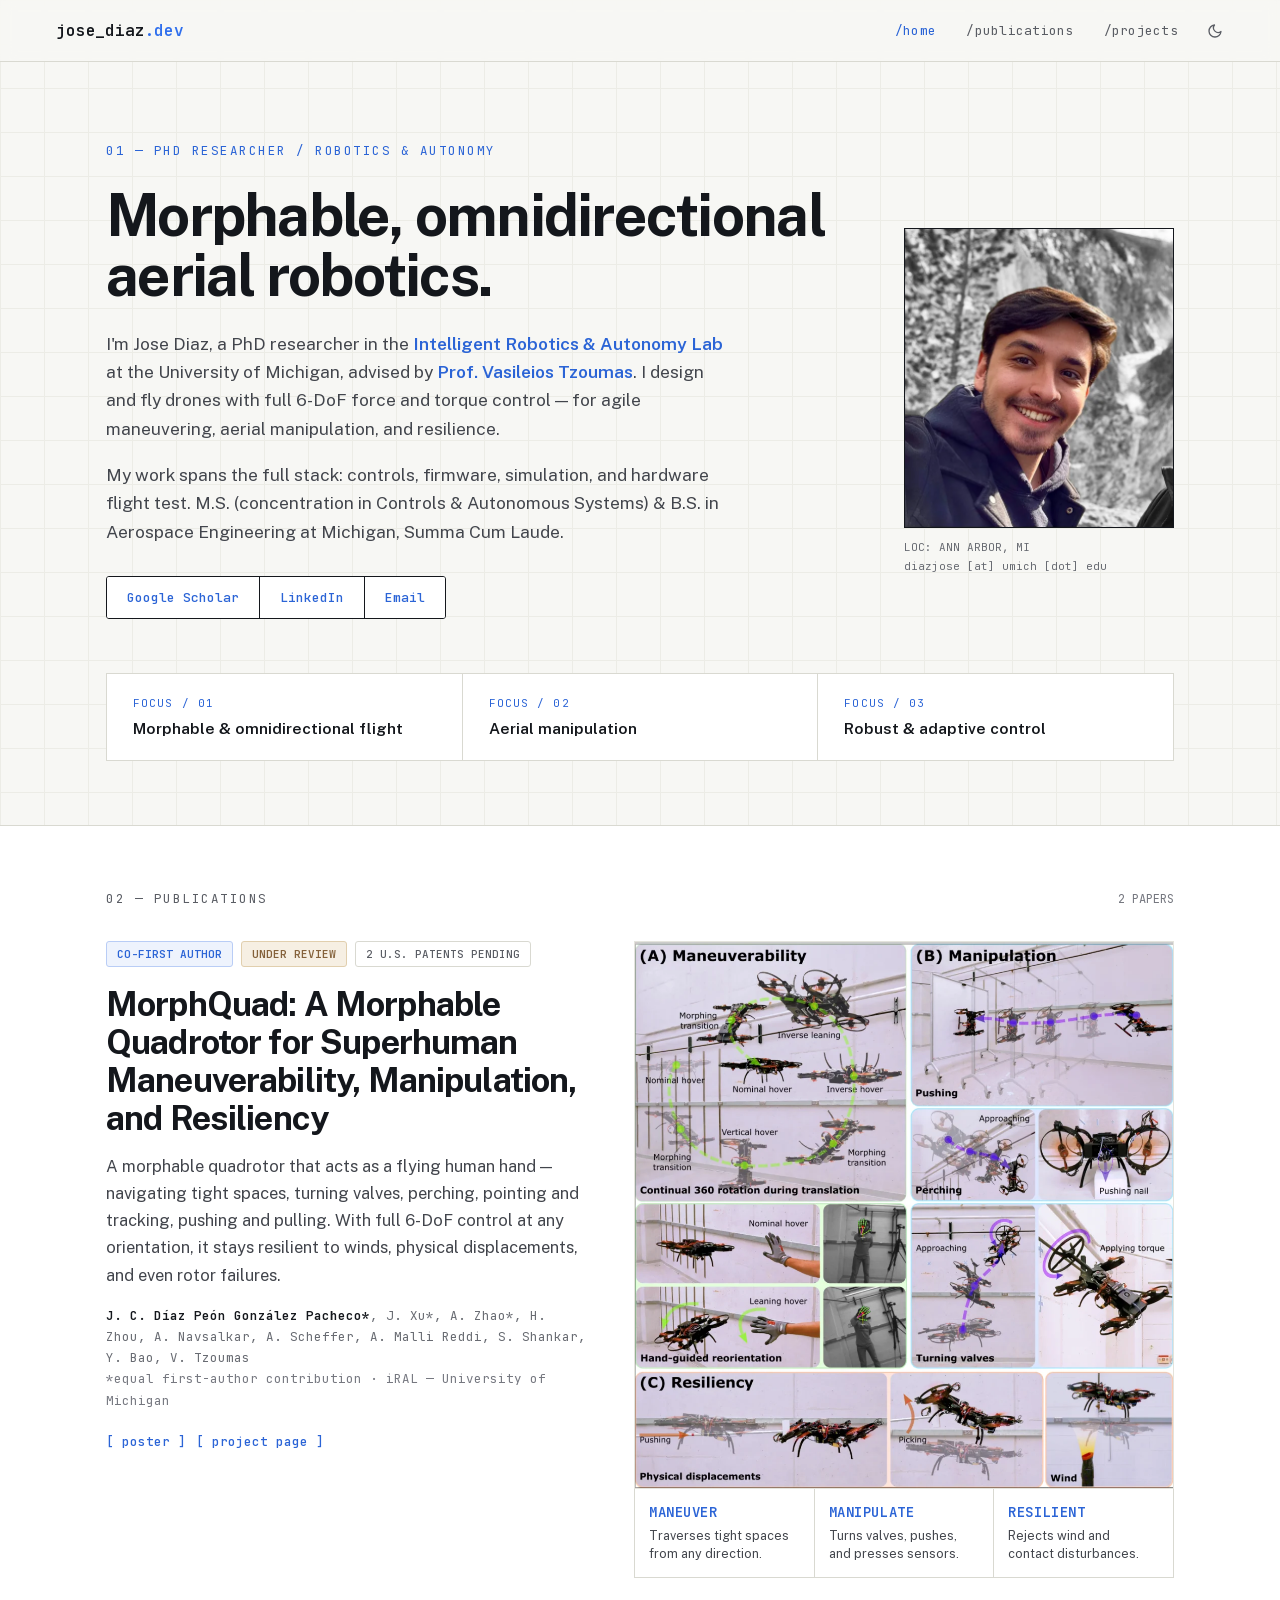
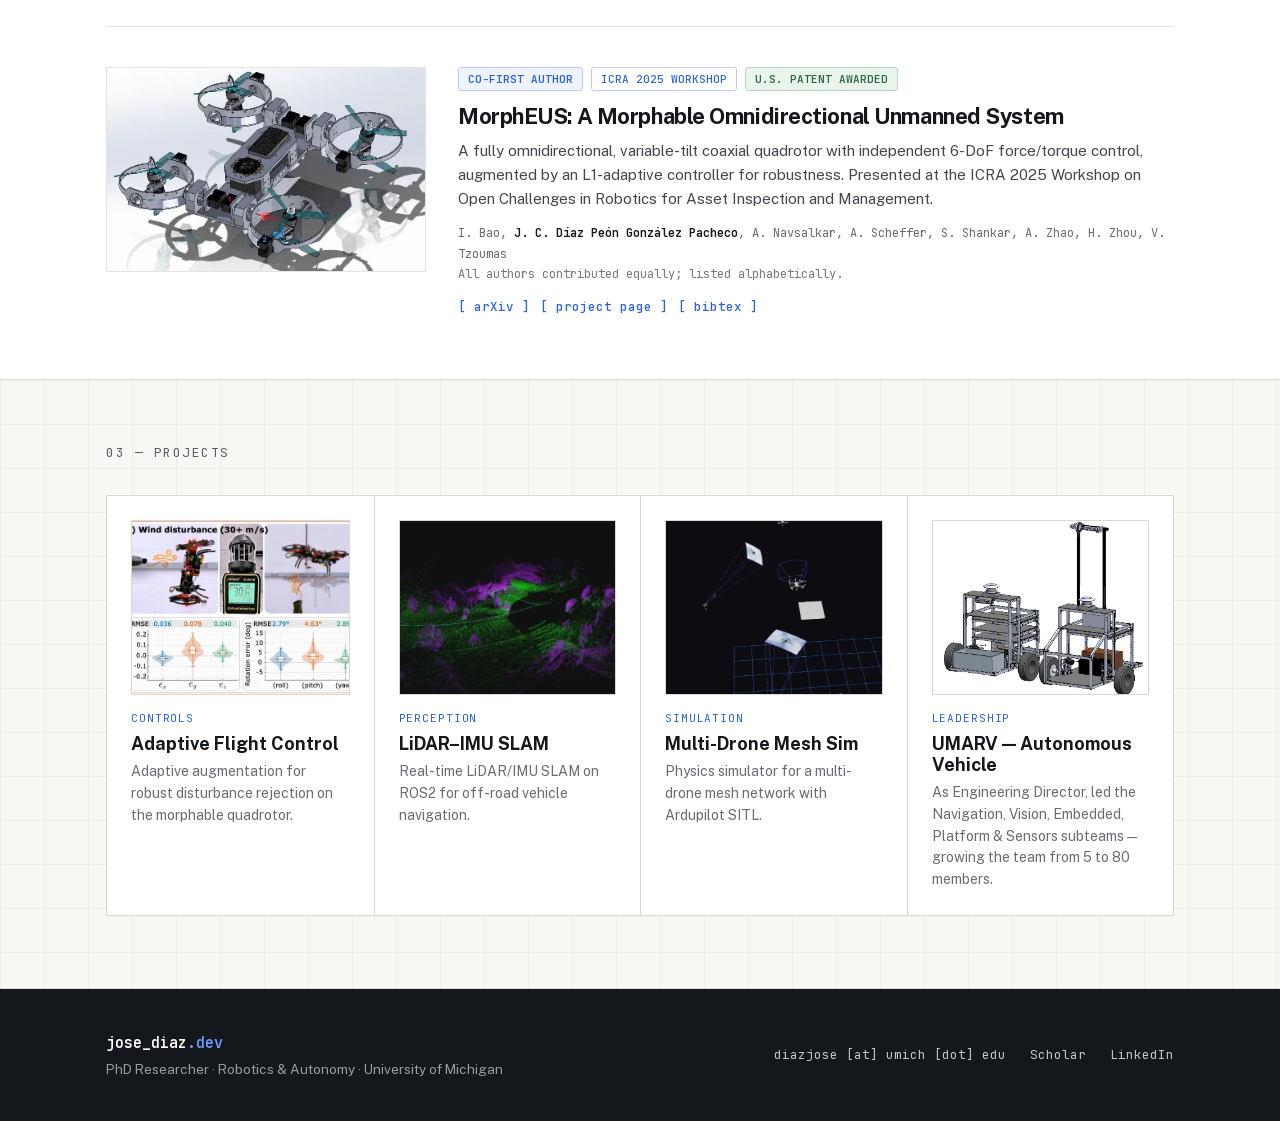
<file: index.html>
<!DOCTYPE html>
<html lang="en" class="no-js">
<head>
<meta charset="utf-8">
<meta name="viewport" content="width=device-width, initial-scale=1">
<title>Jose Diaz — Aerial Robotics PhD Researcher, University of Michigan</title>
<meta name="description" content="Jose Diaz (J. C. Díaz Peón) is a PhD researcher at the University of Michigan building morphable, omnidirectional drones with full 6-DoF control for agile flight, aerial manipulation, and resilience.">
<meta name="author" content="Jose Diaz">
<link rel="canonical" href="https://jcdiazpeon.github.io/">
<meta name="theme-color" content="#f7f7f4" media="(prefers-color-scheme: light)">
<meta name="theme-color" content="#0f1216" media="(prefers-color-scheme: dark)">

<meta property="og:type" content="website">
<meta property="og:site_name" content="jose_diaz.dev">
<meta property="og:url" content="https://jcdiazpeon.github.io/">
<meta property="og:title" content="Jose Diaz — Morphable, omnidirectional aerial robotics">
<meta property="og:description" content="PhD researcher at the University of Michigan's Intelligent Robotics & Autonomy Lab. MorphQuad, MorphEUS, and full-stack flight control.">
<meta property="og:image" content="https://jcdiazpeon.github.io/assets/img/og-card.jpg">
<meta property="og:image:width" content="1200">
<meta property="og:image:height" content="630">
<meta property="og:image:alt" content="jose_diaz.dev — Morphable, omnidirectional aerial robotics. PhD researcher, University of Michigan.">
<meta name="twitter:card" content="summary_large_image">

<link rel="icon" href="favicon.svg" type="image/svg+xml">
<link rel="icon" href="favicon-32.png" type="image/png" sizes="32x32">
<link rel="apple-touch-icon" href="apple-touch-icon.png">

<link rel="preload" href="assets/fonts/public-sans-latin.woff2" as="font" type="font/woff2" crossorigin>
<link rel="preload" href="assets/fonts/jetbrains-mono-latin.woff2" as="font" type="font/woff2" crossorigin>
<link rel="stylesheet" href="assets/css/site.css">
<script>
  // Runs before first paint: flag JS support and apply a saved theme to avoid a flash.
  (function () {
    var d = document.documentElement;
    d.className = d.className.replace('no-js', 'js');
    try {
      var t = localStorage.getItem('theme');
      if (t === 'light' || t === 'dark') d.setAttribute('data-theme', t);
    } catch (e) {}
  })();
</script>
<script src="assets/js/site.js" defer></script>

<script type="application/ld+json">
{
  "@context": "https://schema.org",
  "@type": "Person",
  "name": "Jose Diaz",
  "alternateName": "J. C. Díaz Peón González Pacheco",
  "url": "https://jcdiazpeon.github.io/",
  "image": "https://jcdiazpeon.github.io/assets/img/jose-diaz-540.webp",
  "jobTitle": "PhD Researcher",
  "affiliation": {
    "@type": "CollegeOrUniversity",
    "name": "University of Michigan",
    "url": "https://umich.edu/"
  },
  "alumniOf": {
    "@type": "CollegeOrUniversity",
    "name": "University of Michigan"
  },
  "knowsAbout": [
    "Aerial robotics",
    "Omnidirectional multirotors",
    "Morphable drones",
    "Aerial manipulation",
    "Robust and adaptive control"
  ],
  "sameAs": [
    "https://scholar.google.com/citations?user=IFyPjEAAAAAJ",
    "https://www.linkedin.com/in/jose-diaz-peon/"
  ]
}
</script>
</head>
<body>
<a class="skip-link" href="#main">Skip to content</a>

<!-- ===== NAV ===== -->
<header class="nav">
  <a class="brand" href="#home">jose_diaz<span>.dev</span></a>
  <nav class="nav-links" aria-label="Sections">
    <a href="#home" aria-current="true">/home</a>
    <a href="#publications">/publications</a>
    <a href="#projects">/projects</a>
    <button class="theme-toggle js-only" type="button" aria-label="Toggle dark theme" title="Toggle dark theme">
      <svg class="i-moon" viewBox="0 0 24 24" fill="none" stroke="currentColor" stroke-width="2" stroke-linecap="round" stroke-linejoin="round" aria-hidden="true"><path d="M21 12.8A9 9 0 1 1 11.2 3a7 7 0 0 0 9.8 9.8z"/></svg>
      <svg class="i-sun" viewBox="0 0 24 24" fill="none" stroke="currentColor" stroke-width="2" stroke-linecap="round" stroke-linejoin="round" aria-hidden="true"><circle cx="12" cy="12" r="4"/><path d="M12 2v2M12 20v2M4.9 4.9l1.4 1.4M17.7 17.7l1.4 1.4M2 12h2M20 12h2M4.9 19.1l1.4-1.4M17.7 6.3l1.4-1.4"/></svg>
    </button>
  </nav>
</header>

<main id="main">

  <!-- ===== HERO / HOME ===== -->
  <section id="home" class="wrap hero">
    <p class="eyebrow accent">01 — PHD RESEARCHER / ROBOTICS &amp; AUTONOMY</p>
    <div class="hero-grid">
      <div>
        <h1>Morphable, omnidirectional<br>aerial robotics.</h1>
        <p class="lede">I'm Jose Diaz, a PhD researcher in the <a href="https://vasileiostzoumas.com/" target="_blank" rel="noopener">Intelligent Robotics &amp; Autonomy Lab</a> at the University of Michigan, advised by <a href="https://vasileiostzoumas.com/" target="_blank" rel="noopener">Prof. Vasileios Tzoumas</a>. I design and fly drones with full 6-DoF force and torque control — for agile maneuvering, aerial manipulation, and resilience.</p>
        <p class="lede">My work spans the full stack: controls, firmware, simulation, and hardware flight test. M.S. (concentration in Controls &amp; Autonomous Systems) &amp; B.S. in Aerospace Engineering at Michigan, Summa Cum Laude.</p>
        <div class="btn-row">
          <a href="https://scholar.google.com/citations?user=IFyPjEAAAAAJ&amp;hl=en" target="_blank" rel="noopener">Google Scholar</a>
          <a href="https://www.linkedin.com/in/jose-diaz-peon/" target="_blank" rel="noopener">LinkedIn</a>
          <a class="js-email" href="#contact">Email</a>
        </div>
      </div>
      <figure class="portrait">
        <img src="assets/img/jose-diaz-540.webp"
             srcset="assets/img/jose-diaz-270.webp 270w, assets/img/jose-diaz-540.webp 540w, assets/img/jose-diaz-810.webp 810w"
             sizes="(max-width: 820px) 300px, 270px"
             width="270" height="300" alt="Portrait of Jose Diaz" fetchpriority="high">
        <figcaption>LOC: ANN ARBOR, MI<br>diazjose [at] umich [dot] edu</figcaption>
      </figure>
    </div>

    <ul class="focus">
      <li><div class="eyebrow accent">FOCUS / 01</div><strong>Morphable &amp; omnidirectional flight</strong></li>
      <li><div class="eyebrow accent">FOCUS / 02</div><strong>Aerial manipulation</strong></li>
      <li><div class="eyebrow accent">FOCUS / 03</div><strong>Robust &amp; adaptive control</strong></li>
    </ul>
  </section>

  <!-- ===== PUBLICATIONS ===== -->
  <section id="publications" class="band" aria-labelledby="pub-heading">
    <div class="wrap">
      <div class="section-head">
        <h2 id="pub-heading" class="eyebrow">02 — PUBLICATIONS</h2>
        <div class="count">2 PAPERS</div>
      </div>

      <!-- featured: MorphQuad -->
      <article class="pub-feature">
        <div>
          <div class="tags">
            <span class="tag tag--accent">CO-FIRST AUTHOR</span>
            <span class="tag tag--amber">UNDER REVIEW</span>
            <span class="tag tag--plain">2 U.S. PATENTS PENDING</span>
          </div>
          <h3>MorphQuad: A Morphable Quadrotor for Superhuman Maneuverability, Manipulation, and Resiliency</h3>
          <p class="abstract">A morphable quadrotor that acts as a flying human hand — navigating tight spaces, turning valves, perching, pointing and tracking, pushing and pulling. With full 6-DoF control at any orientation, it stays resilient to winds, physical displacements, and even rotor failures.</p>
          <p class="authors"><strong>J. C. Díaz Peón González Pacheco*</strong>, J. Xu*, A. Zhao*, H. Zhou, A. Navsalkar, A. Scheffer, A. Malli Reddi, S. Shankar, Y. Bao, V. Tzoumas<br><span class="note">*equal first-author contribution · iRAL — University of Michigan</span></p>
          <div class="links">
            <a href="assets/MorphQuad_Poster.pdf" target="_blank" rel="noopener">[ poster ]</a>
            <a href="https://iral-morphable.github.io/" target="_blank" rel="noopener">[ project page ]</a>
          </div>
        </div>
        <figure>
          <a class="figure-zoom" href="assets/img/morphquad-overview.webp" data-lightbox aria-label="Enlarge the MorphQuad overview figure">
            <img src="assets/img/morphquad-overview.webp" width="1065" height="1080" loading="lazy" decoding="async"
                 alt="MorphQuad overview figure in three panels. (A) Maneuverability: continuous 360° rotation during translation, and hand-guided reorientation. (B) Manipulation: pushing, perching, pushing a nail, turning valves, and applying torque. (C) Resiliency: recovering from physical displacements and rejecting wind.">
            <span class="zoom-hint" aria-hidden="true">⤢ expand</span>
          </a>
          <dl class="pillars">
            <div><dt>MANEUVER</dt><dd>Traverses tight spaces from any direction.</dd></div>
            <div><dt>MANIPULATE</dt><dd>Turns valves, pushes, and presses sensors.</dd></div>
            <div><dt>RESILIENT</dt><dd>Rejects wind and contact disturbances.</dd></div>
          </dl>
        </figure>
      </article>

      <!-- MorphEUS compact -->
      <article class="pub-compact">
        <img src="assets/img/morpheus.webp" width="396" height="253" loading="lazy" decoding="async"
             alt="CAD render of MorphEUS, a quadrotor with four ducted coaxial rotor pods mounted on tilting arms">
        <div>
          <div class="tags">
            <span class="tag tag--accent">CO-FIRST AUTHOR</span>
            <span class="tag tag--outline">ICRA 2025 WORKSHOP</span>
            <span class="tag tag--green">U.S. PATENT AWARDED</span>
          </div>
          <h3>MorphEUS: A Morphable Omnidirectional Unmanned System</h3>
          <p class="abstract">A fully omnidirectional, variable-tilt coaxial quadrotor with independent 6-DoF force/torque control, augmented by an L1-adaptive controller for robustness. Presented at the ICRA 2025 Workshop on Open Challenges in Robotics for Asset Inspection and Management.</p>
          <p class="authors">I. Bao, <strong>J. C. Díaz Peón González Pacheco</strong>, A. Navsalkar, A. Scheffer, S. Shankar, A. Zhao, H. Zhou, V. Tzoumas<br><span class="note">All authors contributed equally; listed alphabetically.</span></p>
          <div class="links">
            <a href="https://arxiv.org/abs/2505.18270" target="_blank" rel="noopener">[ arXiv ]</a>
            <a href="https://iral-morphable.github.io/" target="_blank" rel="noopener">[ project page ]</a>
            <button class="linklike js-only" type="button" data-bibtex="bib-morpheus" aria-expanded="false" aria-controls="bib-morpheus">[ bibtex ]</button>
          </div>
          <div class="bibtex" id="bib-morpheus" hidden>
            <button class="copy" type="button">copy</button>
<pre>@misc{bao2025morpheus,
  title         = {{MorphEUS}: A Morphable Omnidirectional Unmanned System},
  author        = {Bao, I. and D{\'\i}az Pe{\'o}n Gonz{\'a}lez Pacheco, J. C. and
                   Navsalkar, A. and Scheffer, A. and Shankar, S. and
                   Zhao, A. and Zhou, H. and Tzoumas, V.},
  year          = {2025},
  eprint        = {2505.18270},
  archivePrefix = {arXiv},
  note          = {ICRA 2025 Workshop on Open Challenges in Robotics
                   for Asset Inspection and Management}
}</pre>
          </div>
        </div>
      </article>
    </div>
  </section>

  <!-- ===== PROJECTS ===== -->
  <section id="projects" class="wrap projects" aria-labelledby="proj-heading">
    <h2 id="proj-heading" class="eyebrow">03 — PROJECTS</h2>
    <ul class="project-grid">
      <li class="project">
        <img src="assets/img/project-adaptive-control.webp" width="608" height="422" loading="lazy" decoding="async"
             alt="MorphQuad holding position against a 30+ m/s wind gust, with violin plots of position and rotation error">
        <div class="eyebrow accent">CONTROLS</div>
        <h3>Adaptive Flight Control</h3>
        <p>Adaptive augmentation for robust disturbance rejection on the morphable quadrotor.</p>
      </li>
      <li class="project">
        <img src="assets/img/project-lidar-slam.webp" width="608" height="360" loading="lazy" decoding="async"
             alt="Colored LiDAR point-cloud map produced by the SLAM pipeline">
        <div class="eyebrow accent">PERCEPTION</div>
        <h3>LiDAR–IMU SLAM</h3>
        <p>Real-time LiDAR/IMU SLAM on ROS2 for off-road vehicle navigation.</p>
      </li>
      <li class="project">
        <img src="assets/img/project-mesh-sim.webp" width="542" height="610" loading="lazy" decoding="async"
             alt="Simulator view of several drones with their camera frustums over a ground grid">
        <div class="eyebrow accent">SIMULATION</div>
        <h3>Multi-Drone Mesh Sim</h3>
        <p>Physics simulator for a multi-drone mesh network with Ardupilot SITL.</p>
      </li>
      <li class="project">
        <img src="assets/img/project-umarv.webp" width="356" height="305" loading="lazy" decoding="async"
             alt="CAD model of the UMARV autonomous ground vehicle">
        <div class="eyebrow accent">LEADERSHIP</div>
        <h3>UMARV — Autonomous Vehicle</h3>
        <p>As Engineering Director, led the Navigation, Vision, Embedded, Platform &amp; Sensors subteams — growing the team from 5 to 80 members.</p>
      </li>
    </ul>
  </section>

</main>

<!-- ===== FOOTER ===== -->
<footer class="footer" id="contact">
  <div class="wrap">
    <div>
      <div class="footer-brand">jose_diaz<span>.dev</span></div>
      <p class="footer-tagline">PhD Researcher · Robotics &amp; Autonomy · University of Michigan</p>
    </div>
    <div class="footer-links">
      <a class="js-email" href="#contact">diazjose [at] umich [dot] edu</a>
      <a href="https://scholar.google.com/citations?user=IFyPjEAAAAAJ&amp;hl=en" target="_blank" rel="noopener">Scholar</a>
      <a href="https://www.linkedin.com/in/jose-diaz-peon/" target="_blank" rel="noopener">LinkedIn</a>
    </div>
  </div>
</footer>

</body>
</html>
</file>
<file: assets/css/site.css>
/* ==========================================================================
   jose_diaz.dev — site styles
   Colors live in tokens on :root; dark theme redefines them below.
   ========================================================================== */

@font-face {
  font-family: 'Public Sans';
  font-style: normal;
  font-weight: 400 700;
  font-display: swap;
  src: url('../fonts/public-sans-latin.woff2') format('woff2');
  unicode-range: U+0000-00FF, U+0131, U+0152-0153, U+02BB-02BC, U+02C6, U+02DA, U+02DC, U+0304, U+0308, U+0329, U+2000-206F, U+20AC, U+2122, U+2191, U+2193, U+2212, U+2215, U+FEFF, U+FFFD;
}
@font-face {
  font-family: 'Public Sans';
  font-style: normal;
  font-weight: 400 700;
  font-display: swap;
  src: url('../fonts/public-sans-latin-ext.woff2') format('woff2');
  unicode-range: U+0100-02BA, U+02BD-02C5, U+02C7-02CC, U+02CE-02D7, U+02DD-02FF, U+0304, U+0308, U+0329, U+1D00-1DBF, U+1E00-1E9F, U+1EF2-1EFF, U+2020, U+20A0-20AB, U+20AD-20C0, U+2113, U+2C60-2C7F, U+A720-A7FF;
}
@font-face {
  font-family: 'JetBrains Mono';
  font-style: normal;
  font-weight: 400 600;
  font-display: swap;
  src: url('../fonts/jetbrains-mono-latin.woff2') format('woff2');
  unicode-range: U+0000-00FF, U+0131, U+0152-0153, U+02BB-02BC, U+02C6, U+02DA, U+02DC, U+0304, U+0308, U+0329, U+2000-206F, U+20AC, U+2122, U+2191, U+2193, U+2212, U+2215, U+FEFF, U+FFFD;
}
@font-face {
  font-family: 'JetBrains Mono';
  font-style: normal;
  font-weight: 400 600;
  font-display: swap;
  src: url('../fonts/jetbrains-mono-latin-ext.woff2') format('woff2');
  unicode-range: U+0100-02BA, U+02BD-02C5, U+02C7-02CC, U+02CE-02D7, U+02DD-02FF, U+0304, U+0308, U+0329, U+1D00-1DBF, U+1E00-1E9F, U+1EF2-1EFF, U+2020, U+20A0-20AB, U+20AD-20C0, U+2113, U+2C60-2C7F, U+A720-A7FF;
}

:root {
  color-scheme: light;
  --bg: #f7f7f4;
  --grid: #ececE6;
  --surface: #fff;
  --nav-bg: rgba(247, 247, 244, .88);
  --ink: #14171c;
  --text: #42454c;
  --text-2: #5a5d64;
  --muted: #686b72;
  --faint: #767880;
  --line: #d9d9d1;
  --line-soft: #e4e4dd;
  --accent: #2b64d6;
  --accent-mark: #2f6fed;
  --accent-bg: #eef3fd;
  --accent-line: #b9cdf6;
  --amber: #84613a;
  --amber-bg: #f6efe3;
  --amber-line: #e1cfae;
  --green: #2e6b41;
  --green-bg: #e8f4ec;
  --green-line: #b5d9c0;
  --footer-bg: #14171c;
  --footer-text: #9a9da4;
  --footer-link: #c4c6cc;
  --footer-accent: #6f9bff;
  --img-filter: none;

  --sans: 'Public Sans', system-ui, -apple-system, 'Segoe UI', sans-serif;
  --mono: 'JetBrains Mono', ui-monospace, 'SFMono-Regular', Menlo, monospace;
  --gutter: 56px;
  --nav-h: 66px;
}

:root[data-theme="dark"] {
  color-scheme: dark;
  --bg: #0f1216;
  --grid: #191d23;
  --surface: #151920;
  --nav-bg: rgba(15, 18, 22, .86);
  --ink: #e8e9ec;
  --text: #b4b7be;
  --text-2: #9a9da4;
  --muted: #8b8f98;
  --faint: #7d818a;
  --line: #2a2f37;
  --line-soft: #232830;
  --accent: #6f9bff;
  --accent-mark: #6f9bff;
  --accent-bg: rgba(111, 155, 255, .1);
  --accent-line: #34508a;
  --amber: #d9b27c;
  --amber-bg: rgba(217, 178, 124, .08);
  --amber-line: #5a4a33;
  --green: #7fcf97;
  --green-bg: rgba(127, 207, 151, .08);
  --green-line: #2f5a3c;
  --footer-bg: #0a0c0f;
  --img-filter: brightness(.92);
}

@media (prefers-color-scheme: dark) {
  :root:not([data-theme="light"]) {
    color-scheme: dark;
    --bg: #0f1216;
    --grid: #191d23;
    --surface: #151920;
    --nav-bg: rgba(15, 18, 22, .86);
    --ink: #e8e9ec;
    --text: #b4b7be;
    --text-2: #9a9da4;
    --muted: #8b8f98;
    --faint: #7d818a;
    --line: #2a2f37;
    --line-soft: #232830;
    --accent: #6f9bff;
    --accent-mark: #6f9bff;
    --accent-bg: rgba(111, 155, 255, .1);
    --accent-line: #34508a;
    --amber: #d9b27c;
    --amber-bg: rgba(217, 178, 124, .08);
    --amber-line: #5a4a33;
    --green: #7fcf97;
    --green-bg: rgba(127, 207, 151, .08);
    --green-line: #2f5a3c;
    --footer-bg: #0a0c0f;
    --img-filter: brightness(.92);
  }
}

/* ---------- base ---------- */
*, *::before, *::after { box-sizing: border-box; }
html { scroll-behavior: smooth; -webkit-text-size-adjust: 100%; }
@media (prefers-reduced-motion: reduce) { html { scroll-behavior: auto; } }
body {
  margin: 0;
  font-family: var(--sans);
  color: var(--ink);
  background-color: var(--bg);
  background-image:
    linear-gradient(var(--grid) 1px, transparent 1px),
    linear-gradient(90deg, var(--grid) 1px, transparent 1px);
  background-size: 44px 44px;
  min-height: 100vh;
  -webkit-font-smoothing: antialiased;
}
img { display: block; max-width: 100%; }
a { color: var(--accent); text-decoration: none; }
a:hover { text-decoration: underline; text-underline-offset: 3px; }
h1, h2, h3, p, figure { margin: 0; }
section { scroll-margin-top: var(--nav-h); }
:focus-visible { outline: 2px solid var(--accent); outline-offset: 3px; border-radius: 2px; }
.mono { font-family: var(--mono); }
.sr-only {
  position: absolute; width: 1px; height: 1px; padding: 0; margin: -1px;
  overflow: hidden; clip: rect(0 0 0 0); white-space: nowrap; border: 0;
}
.skip-link {
  position: absolute; left: 16px; top: -60px; z-index: 100;
  font: 500 13px var(--mono); background: var(--ink); color: var(--bg);
  padding: 10px 14px; border-radius: 3px;
}
.skip-link:focus { top: 12px; text-decoration: none; }
.wrap { max-width: 1180px; margin: 0 auto; padding-left: var(--gutter); padding-right: var(--gutter); }
/* Controls that need JS stay hidden until the inline head script swaps no-js → js. */
:root:not(.js) .js-only { display: none; }

/* ---------- nav ---------- */
.nav {
  position: sticky; top: 0; z-index: 50;
  display: flex; justify-content: space-between; align-items: center; gap: 10px 24px;
  padding: 20px var(--gutter);
  border-bottom: 1px solid var(--line);
  background: var(--nav-bg);
  -webkit-backdrop-filter: blur(8px);
  backdrop-filter: blur(8px);
}
.brand { font: 600 16px var(--mono); color: var(--ink); letter-spacing: -.01em; }
.brand span, .footer-brand span { color: var(--accent-mark); }
.brand:hover { text-decoration: none; }
.nav-links { display: flex; align-items: center; gap: 30px; font: 400 13px var(--mono); letter-spacing: .02em; }
.nav-links a { color: var(--text-2); }
.nav-links a[aria-current="true"] { color: var(--accent); }
.theme-toggle {
  display: inline-grid; place-items: center;
  width: 30px; height: 30px; margin: -6px -6px -6px -8px; padding: 0;
  background: none; border: 1px solid transparent; border-radius: 3px;
  color: var(--text-2); cursor: pointer;
}
.theme-toggle:hover { color: var(--ink); border-color: var(--line); }
.theme-toggle svg { width: 16px; height: 16px; }
.theme-toggle .i-sun { display: none; }
:root[data-theme="dark"] .theme-toggle .i-sun { display: block; }
:root[data-theme="dark"] .theme-toggle .i-moon { display: none; }
@media (prefers-color-scheme: dark) {
  :root:not([data-theme="light"]) .theme-toggle .i-sun { display: block; }
  :root:not([data-theme="light"]) .theme-toggle .i-moon { display: none; }
}

/* ---------- shared bits ---------- */
.eyebrow { font: 400 12.5px var(--mono); letter-spacing: .12em; color: var(--text-2); }
.eyebrow.accent { color: var(--accent); }
.tags { display: flex; gap: 8px; flex-wrap: wrap; margin-bottom: 18px; }
.tag {
  font: 600 11px var(--mono); padding: 5px 10px; border-radius: 3px;
  border: 1px solid var(--line); color: var(--text-2);
}
.tag--accent { color: var(--accent); background: var(--accent-bg); border-color: var(--accent-line); }
.tag--outline { color: var(--accent); border-color: var(--accent-line); font-weight: 500; }
.tag--amber { color: var(--amber); background: var(--amber-bg); border-color: var(--amber-line); }
.tag--plain { font-weight: 500; }
.tag--green { color: var(--green); background: var(--green-bg); border-color: var(--green-line); }
.links { display: flex; flex-wrap: wrap; gap: 10px; font: 500 12.5px var(--mono); }
.links a, .linklike {
  color: var(--accent); font: inherit; background: none; border: 0; padding: 0; cursor: pointer;
}
.links a:hover, .linklike:hover { text-decoration: underline; text-underline-offset: 3px; }
.authors { font: 400 12.5px/1.7 var(--mono); color: var(--muted); }
.authors strong { color: var(--ink); font-weight: 600; }
.authors .note { color: var(--faint); }

/* ---------- hero ---------- */
.hero { padding-top: 80px; padding-bottom: 64px; }
.hero .eyebrow { margin-bottom: 26px; }
.hero-grid { display: grid; grid-template-columns: 1fr 270px; gap: 64px; align-items: center; }
.hero h1 { font-weight: 700; font-size: 58px; line-height: 1.04; letter-spacing: -.03em; margin-bottom: 24px; }
.lede { font-size: 17.5px; line-height: 1.62; color: var(--text); max-width: 620px; margin-bottom: 18px; }
.lede + .lede { margin-bottom: 30px; }
.lede a { font-weight: 600; }
.btn-row { display: flex; border: 1px solid var(--ink); border-radius: 3px; overflow: hidden; width: max-content; max-width: 100%; }
.btn-row a {
  font: 500 13px var(--mono); color: var(--accent); background: var(--surface);
  padding: 12px 20px; transition: background-color .15s;
}
.btn-row a + a { border-left: 1px solid var(--ink); }
.btn-row a:hover { background: var(--accent-bg); text-decoration: none; }
.btn-row a:focus-visible { outline-offset: -3px; }
.portrait img {
  width: 270px; height: 300px; object-fit: cover;
  border: 1px solid var(--ink); background: var(--line-soft); filter: var(--img-filter);
}
.portrait figcaption { font: 400 11px/1.7 var(--mono); color: var(--muted); margin-top: 10px; }
.focus {
  display: flex; margin: 54px 0 0; padding: 0; list-style: none;
  border: 1px solid var(--line); background: var(--surface);
}
.focus li { flex: 1; padding: 22px 26px; }
.focus li + li { border-left: 1px solid var(--line); }
.focus .eyebrow { font-size: 11px; letter-spacing: .1em; margin-bottom: 9px; }
.focus strong { font-size: 15.5px; font-weight: 600; }

/* ---------- publications ---------- */
.band { background: var(--surface); border-top: 1px solid var(--line); border-bottom: 1px solid var(--line); }
.band > .wrap { padding-top: 64px; padding-bottom: 64px; }
.section-head { display: flex; align-items: baseline; justify-content: space-between; margin-bottom: 34px; }
.section-head .count { font: 400 12px var(--mono); color: var(--faint); }
.pub-feature { display: grid; grid-template-columns: 1fr 540px; gap: 48px; align-items: start; }
.pub-feature h3 { font-weight: 700; font-size: 34px; line-height: 1.12; letter-spacing: -.025em; margin-bottom: 16px; }
.pub-feature .abstract { font-size: 16.5px; line-height: 1.64; color: var(--text); margin-bottom: 16px; }
.pub-feature .authors { margin-bottom: 22px; }
.figure-zoom { position: relative; display: block; border: 1px solid var(--line-soft); cursor: zoom-in; }
.figure-zoom img { width: 100%; height: auto; aspect-ratio: 1065 / 1080; object-fit: cover; filter: var(--img-filter); }
.figure-zoom .zoom-hint {
  position: absolute; right: 10px; bottom: 10px;
  font: 500 11px var(--mono); color: #fff; background: rgba(20, 23, 28, .78);
  padding: 5px 9px; border-radius: 3px; opacity: 0; transition: opacity .15s;
}
.figure-zoom:hover .zoom-hint, .figure-zoom:focus-visible .zoom-hint { opacity: 1; }
.figure-zoom:hover { text-decoration: none; }
@media (hover: none) { .figure-zoom .zoom-hint { opacity: 1; } }
.pillars { display: flex; margin: 0; border: 1px solid var(--line); border-top: none; background: var(--surface); }
.pillars > div { flex: 1; padding: 14px; }
.pillars > div + div { border-left: 1px solid var(--line); }
.pillars dt { font: 600 14px var(--mono); letter-spacing: .04em; color: var(--accent); margin-bottom: 6px; }
.pillars dd { margin: 0; font-size: 12.5px; line-height: 1.45; color: var(--text); }

.pub-compact {
  display: grid; grid-template-columns: 320px 1fr; gap: 32px; align-items: start;
  margin-top: 48px; padding-top: 40px; border-top: 1px solid var(--line-soft);
}
.pub-compact > img {
  width: 320px; height: 205px; object-fit: cover;
  border: 1px solid var(--line-soft); filter: var(--img-filter);
}
.pub-compact .tags { margin-bottom: 12px; }
.pub-compact .tag { padding: 4px 9px; }
.pub-compact h3 { font-weight: 700; font-size: 22px; line-height: 1.2; letter-spacing: -.02em; margin-bottom: 10px; }
.pub-compact .abstract { font-size: 15px; line-height: 1.6; color: var(--text); margin-bottom: 12px; max-width: 720px; }
.pub-compact .authors { font-size: 12px; margin-bottom: 14px; }

.bibtex { margin-top: 14px; border: 1px solid var(--line); background: var(--bg); position: relative; }
.bibtex pre {
  margin: 0; padding: 14px 16px; overflow-x: auto;
  font: 400 12px/1.6 var(--mono); color: var(--text);
}
.bibtex .copy {
  position: absolute; top: 8px; right: 8px;
  font: 500 11px var(--mono); color: var(--accent); background: var(--surface);
  border: 1px solid var(--accent-line); border-radius: 3px; padding: 4px 9px; cursor: pointer;
}
.bibtex .copy:hover { background: var(--accent-bg); }

/* ---------- projects ---------- */
.projects { padding-top: 64px; padding-bottom: 72px; }
.projects .eyebrow { margin-bottom: 34px; }
.project-grid {
  display: grid; grid-template-columns: repeat(4, 1fr); margin: 0; padding: 0; list-style: none;
  border: 1px solid var(--line); background: var(--surface);
}
.project { padding: 24px; }
.project + .project { border-left: 1px solid var(--line); }
.project img {
  width: 100%; height: 175px; object-fit: cover;
  border: 1px solid var(--line); filter: var(--img-filter);
}
.project .eyebrow { font-size: 11px; letter-spacing: .08em; margin: 16px 0 8px; }
.project h3 { font-weight: 700; font-size: 18px; margin-bottom: 7px; }
.project p { font-size: 14px; line-height: 1.55; color: var(--muted); }

/* ---------- footer ---------- */
.footer { border-top: 1px solid var(--line); background: var(--footer-bg); }
.footer > .wrap {
  padding-top: 44px; padding-bottom: 44px;
  display: flex; justify-content: space-between; align-items: center; flex-wrap: wrap; gap: 20px;
}
.footer-brand { font: 600 15px var(--mono); color: #fff; }
.footer-brand span { color: var(--footer-accent); }
.footer-tagline { font-size: 13.5px; color: var(--footer-text); margin-top: 8px; }
.footer-links { display: flex; flex-wrap: wrap; gap: 12px 24px; font: 400 12.5px var(--mono); }
.footer-links a { color: var(--footer-link); }
.footer-links a:focus-visible { outline-color: var(--footer-accent); }

/* ---------- lightbox ---------- */
.lightbox {
  width: fit-content; max-width: 96vw; max-height: 96vh; padding: 0; overflow: hidden;
  border: 1px solid var(--line); background: var(--surface); color: var(--ink);
}
.lightbox::backdrop { background: rgba(10, 12, 15, .82); }
.lightbox img { width: auto; height: auto; max-width: calc(96vw - 2px); max-height: calc(96vh - 50px); }
.lightbox-bar {
  display: flex; justify-content: space-between; align-items: center; gap: 12px;
  padding: 10px 14px; font: 400 12px var(--mono); color: var(--text-2); border-top: 1px solid var(--line);
}
.lightbox-bar button {
  font: 500 12px var(--mono); color: var(--accent); background: none;
  border: 1px solid var(--accent-line); border-radius: 3px; padding: 4px 10px; cursor: pointer;
}

/* ---------- responsive ---------- */
@media (max-width: 1100px) {
  .pub-feature { grid-template-columns: 1fr 440px; }
  .project-grid { grid-template-columns: repeat(2, 1fr); }
  .project:nth-child(3) { border-left: none; }
  .project:nth-child(n+3) { border-top: 1px solid var(--line); }
}
@media (max-width: 820px) {
  :root { --gutter: 20px; --nav-h: 84px; }
  .nav { padding: 14px var(--gutter); flex-wrap: wrap; }
  .nav-links { gap: 18px; }
  .hero { padding-top: 48px; padding-bottom: 40px; }
  .hero-grid, .pub-feature, .pub-compact { grid-template-columns: 1fr; gap: 32px; }
  .hero h1 { font-size: 36px; line-height: 1.08; overflow-wrap: break-word; }
  .portrait img { width: 100%; max-width: 300px; height: auto; aspect-ratio: 270 / 300; }
  .focus { flex-direction: column; margin-top: 36px; }
  .focus li + li { border-left: none; border-top: 1px solid var(--line); }
  .band > .wrap, .projects { padding-top: 48px; padding-bottom: 48px; }
  .pub-feature h3 { font-size: 26px; overflow-wrap: break-word; }
  .pub-compact > img { width: 100%; height: auto; aspect-ratio: 320 / 205; }
  .footer > .wrap { padding-top: 36px; padding-bottom: 36px; }
}
@media (max-width: 480px) {
  .hero h1 { font-size: 30px; }
  .btn-row { width: 100%; }
  .btn-row a { flex: 1; text-align: center; white-space: nowrap; font-size: 12px; padding: 12px 6px; }
  .pillars > div { padding: 12px 10px; }
  .pillars dt { font-size: 12px; }
  .project-grid { grid-template-columns: 1fr; }
  .project + .project { border-left: none; border-top: 1px solid var(--line); }
}

/* ---------- print ---------- */
@media print {
  :root, :root[data-theme="dark"] {
    --bg: #fff; --surface: #fff; --ink: #000; --text: #222; --accent: #1a4fb8; --footer-bg: #fff;
    --footer-link: #222; --footer-text: #444; --img-filter: none;
  }
  body { background: #fff; }
  .nav, .skip-link, .theme-toggle, .zoom-hint, .bibtex, .js-only { display: none !important; }
  .footer-brand { color: #000; }
  section { break-inside: avoid-page; }
  .links a[href^="http"]::after { content: " <" attr(href) ">"; font-size: 10px; color: #444; }
}
</file>
